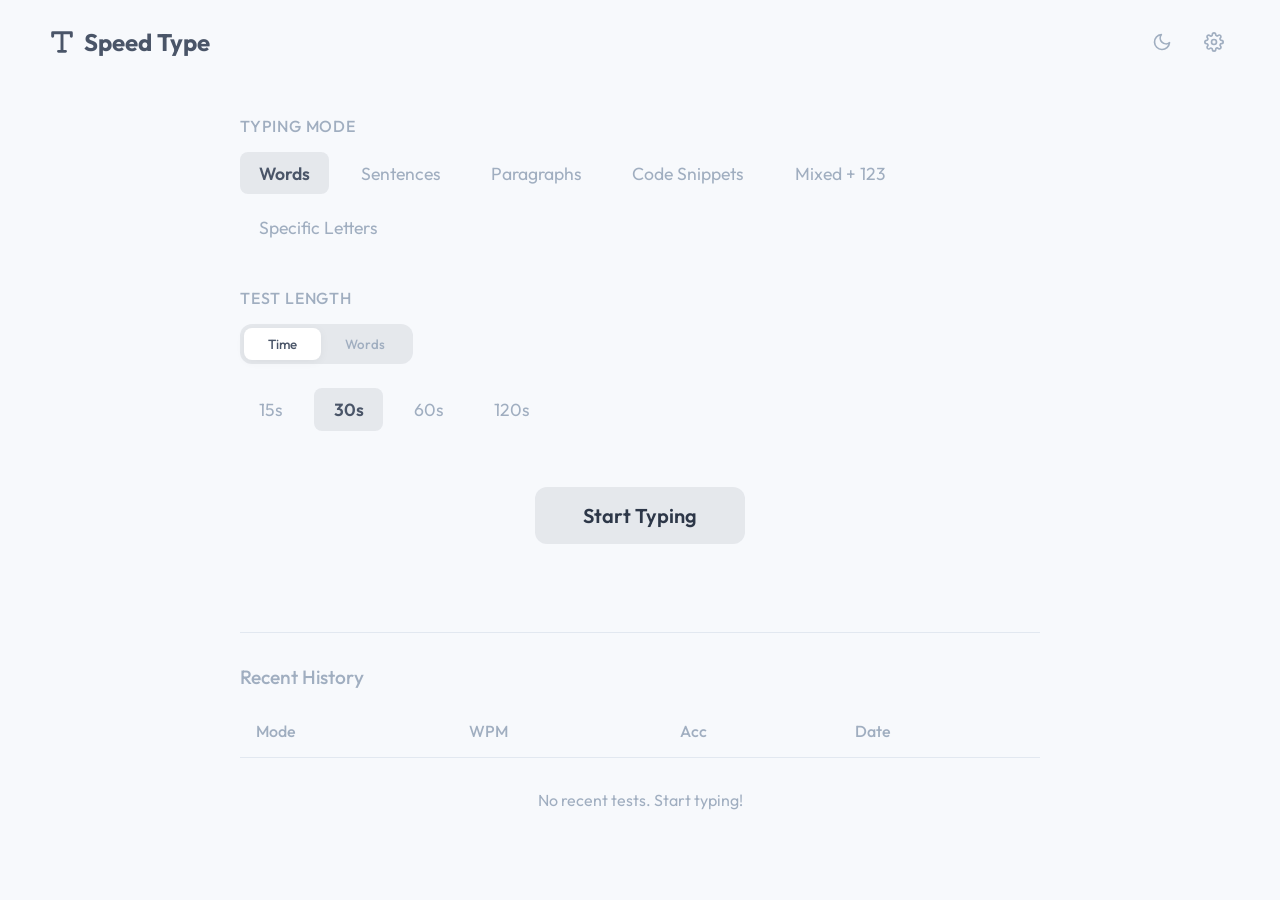
<file: index.html>
<!DOCTYPE html>
<html lang="en">

<head>
    <meta charset="UTF-8">
    <meta name="viewport" content="width=device-width, initial-scale=1.0">
    <title>Speed Type- Professional Typing Test</title>
    <meta name="description"
        content="Professional typing speed test. Track WPM, improve accuracy, and customize your experience.">
    <link rel="stylesheet" href="style.css">
    <link rel="preconnect" href="https://fonts.googleapis.com">
    <link rel="preconnect" href="https://fonts.gstatic.com" crossorigin>
    <!-- Preloading standard fonts -->
    <link
        href="https://fonts.googleapis.com/css2?family=Outfit:wght@300;400;500;600;700&family=JetBrains+Mono:wght@400;500&family=Fira+Code:wght@400;500&family=Source+Code+Pro:wght@400;500&display=swap"
        rel="stylesheet">
</head>

<body class="theme-light">
    <!-- Top Header -->
    <header class="app-header">
        <div class="logo" onclick="app.switchSection('config')">
            <svg xmlns="http://www.w3.org/2000/svg" width="28" height="28" viewBox="0 0 24 24" fill="none"
                stroke="currentColor" stroke-width="2.5" stroke-linecap="round" stroke-linejoin="round">
                <path d="M4 7V4h16v3M9 20h6M12 4v16" />
            </svg>
            <span>Speed Type</span>
        </div>
        <div class="header-actions">
            <button id="theme-toggle-btn" class="icon-btn" aria-label="Toggle Theme" title="Toggle Light/Dark">
                <svg xmlns="http://www.w3.org/2000/svg" width="20" height="20" viewBox="0 0 24 24" fill="none"
                    stroke="currentColor" stroke-width="2" stroke-linecap="round" stroke-linejoin="round"
                    class="moon-icon">
                    <path d="M21 12.79A9 9 0 1 1 11.21 3 7 7 0 0 0 21 12.79z"></path>
                </svg>
            </button>
            <button id="settings-btn" class="icon-btn" aria-label="Settings" title="Settings">
                <svg xmlns="http://www.w3.org/2000/svg" width="20" height="20" viewBox="0 0 24 24" fill="none"
                    stroke="currentColor" stroke-width="2" stroke-linecap="round" stroke-linejoin="round">
                    <circle cx="12" cy="12" r="3"></circle>
                    <path
                        d="M19.4 15a1.65 1.65 0 0 0 .33 1.82l.06.06a2 2 0 0 1 0 2.83 2 2 0 0 1-2.83 0l-.06-.06a1.65 1.65 0 0 0-1.82-.33 1.65 1.65 0 0 0-1 1.51V21a2 2 0 0 1-2 2 2 2 0 0 1-2-2v-.09A1.65 1.65 0 0 0 9 19.4a1.65 1.65 0 0 0-1.82.33l-.06.06a2 2 0 0 1-2.83 0 2 2 0 0 1 0-2.83l.06-.06a1.65 1.65 0 0 0 .33-1.82 1.65 1.65 0 0 0-1.51-1H3a2 2 0 0 1-2-2 2 2 0 0 1 2-2h.09A1.65 1.65 0 0 0 4.6 9a1.65 1.65 0 0 0-.33-1.82l-.06-.06a2 2 0 0 1 0-2.83 2 2 0 0 1 2.83 0l.06.06a1.65 1.65 0 0 0 1.82.33H9a1.65 1.65 0 0 0 1-1.51V3a2 2 0 0 1 2-2 2 2 0 0 1 2 2v.09a1.65 1.65 0 0 0 1 1.51 1.65 1.65 0 0 0 1.82-.33l.06-.06a2 2 0 0 1 2.83 0 2 2 0 0 1 0 2.83l-.06.06a1.65 1.65 0 0 0-.33 1.82V9a1.65 1.65 0 0 0 1.51 1H21a2 2 0 0 1 2 2 2 2 0 0 1-2 2h-.09a1.65 1.65 0 0 0-1.51 1z">
                    </path>
                </svg>
            </button>
        </div>
    </header>

    <div id="app-container">
        <!-- Settings Modal -->
        <div id="settings-modal" class="modal-overlay">
            <div class="modal-content">
                <div class="modal-header">
                    <h2>Settings</h2>
                    <button class="icon-btn close-modal" aria-label="Close">
                        <svg xmlns="http://www.w3.org/2000/svg" width="24" height="24" viewBox="0 0 24 24" fill="none"
                            stroke="currentColor" stroke-width="2" stroke-linecap="round" stroke-linejoin="round">
                            <line x1="18" y1="6" x2="6" y2="18"></line>
                            <line x1="6" y1="6" x2="18" y2="18"></line>
                        </svg>
                    </button>
                </div>
                <div class="modal-body">
                    <div class="setting-group">
                        <label>Theme</label>
                        <select id="theme-select" class="clean-select">
                            <option value="light">Light (Default)</option>
                            <option value="dark">Dark (Default)</option>
                            <option value="nord">Nord</option>
                            <option value="dracula">Dracula</option>
                            <option value="gruvbox">Gruvbox Dark</option>
                            <option value="solarized-light">Solarized Light</option>
                        </select>
                    </div>
                    <div class="setting-group">
                        <label>Typeface Font</label>
                        <select id="font-select" class="clean-select">
                            <option value="JetBrains Mono">JetBrains Mono</option>
                            <option value="Fira Code">Fira Code</option>
                            <option value="Source Code Pro">Source Code Pro</option>
                            <option value="Courier New">Courier New</option>
                        </select>
                    </div>
                    <div class="setting-group">
                        <label>Caret Style</label>
                        <select id="caret-select" class="clean-select">
                            <option value="line">Line |</option>
                            <option value="block">Block █</option>
                            <option value="underline">Underline _</option>
                        </select>
                    </div>
                    <div class="setting-group">
                        <label>Font Size</label>
                        <input type="range" id="font-size-slider" min="1.2" max="2.5" step="0.1" value="1.8">
                    </div>
                    <div class="setting-group checkbox-group">
                        <label>Smooth Caret</label>
                        <label class="switch">
                            <input type="checkbox" id="smooth-caret-toggle" checked>
                            <span class="slider round"></span>
                        </label>
                    </div>
                </div>
            </div>
        </div>

        <!-- Landing / Configuration Section -->
        <section id="config-section" class="active">
            <main class="config-container">
                <div class="config-group">
                    <h2>Typing Mode</h2>
                    <div class="options-grid" id="mode-options">
                        <button class="option-btn active" data-mode="small_words">Words</button>
                        <button class="option-btn" data-mode="sentence">Sentences</button>
                        <button class="option-btn" data-mode="paragraph">Paragraphs</button>
                        <button class="option-btn" data-mode="code">Code Snippets</button>
                        <button class="option-btn" data-mode="mixed_numbers">Mixed + 123</button>
                        <button class="option-btn" data-mode="custom_letters">Specific Letters</button>
                    </div>
                </div>

                <div class="config-group" id="custom-letters-input-group" style="display: none;">
                    <h2>Target Letters</h2>
                    <input type="text" id="custom-letters-input" class="clean-input" placeholder="e.g. asdfjkl"
                        maxlength="26" pattern="[a-zA-Z]+">
                </div>

                <div class="config-group" id="length-config-group">
                    <h2>Test Length</h2>
                    <div class="length-toggle">
                        <button class="toggle-btn active" data-type="time">Time</button>
                        <button class="toggle-btn" data-type="words">Words</button>
                    </div>

                    <div class="options-row" id="time-options">
                        <button class="option-btn" data-val="15">15s</button>
                        <button class="option-btn active" data-val="30">30s</button>
                        <button class="option-btn" data-val="60">60s</button>
                        <button class="option-btn" data-val="120">120s</button>
                    </div>

                    <div class="options-row" id="words-options" style="display: none;">
                        <button class="option-btn" data-val="10">10</button>
                        <button class="option-btn active" data-val="25">25</button>
                        <button class="option-btn" data-val="50">50</button>
                        <button class="option-btn" data-val="100">100</button>
                    </div>
                </div>

                <div class="action-row">
                    <button id="start-btn" class="primary-action">Start Typing</button>
                </div>

                <!-- History Preview -->
                <div class="history-preview">
                    <h2>Recent History</h2>
                    <div class="table-container">
                        <table id="history-table-preview">
                            <thead>
                                <tr>
                                    <th>Mode</th>
                                    <th>WPM</th>
                                    <th>Acc</th>
                                    <th>Date</th>
                                </tr>
                            </thead>
                            <tbody id="history-preview-body">
                                <tr>
                                    <td colspan="4" class="empty-state">No recent tests. Start typing!</td>
                                </tr>
                            </tbody>
                        </table>
                    </div>
                </div>
            </main>
        </section>

        <!-- Typing Interface Section -->
        <section id="typing-section">
            <header class="typing-header">
                <div class="live-stats">
                    <div class="stat"><span id="live-wpm">0</span> wpm</div>
                    <div class="stat"><span id="live-acc">100</span>%</div>
                </div>
                <div class="test-stats">
                    <span id="live-timer">30</span>
                </div>
            </header>

            <div class="typing-container">
                <div id="text-display" class="text-display caret-line">
                    <!-- Text to type will be injected here -->
                </div>
                <input type="text" id="hidden-input" autocomplete="off" autocorrect="off" autocapitalize="off"
                    spellcheck="false">
                <div class="restart-hint">Press <span>Tab</span> + <span>Enter</span> to restart</div>
            </div>
        </section>

        <!-- Results Section -->
        <section id="results-section">
            <div class="results-container">
                <h2>Test Completed</h2>
                <div class="stats-grid">
                    <div class="stat-card primary-stat">
                        <div class="stat-value" id="wpm-val">0</div>
                        <div class="stat-label">wpm</div>
                    </div>
                    <div class="stat-card primary-stat">
                        <div class="stat-value" id="acc-val">100%</div>
                        <div class="stat-label">accuracy</div>
                    </div>
                    <div class="stat-card secondary">
                        <div class="stat-value" id="raw-wpm-val">0</div>
                        <div class="stat-label">raw wpm</div>
                    </div>
                    <div class="stat-card secondary">
                        <div class="stat-value" id="err-val">0%</div>
                        <div class="stat-label">error rate</div>
                    </div>
                    <div class="stat-card secondary">
                        <div class="stat-value"><span id="correct-chars">0</span>/<span id="total-chars">0</span></div>
                        <div class="stat-label">chars (correct/total)</div>
                    </div>
                    <div class="stat-card secondary">
                        <div class="stat-value" id="time-val">0s</div>
                        <div class="stat-label">time taken</div>
                    </div>
                </div>

                <div class="results-actions">
                    <button id="next-test-btn" class="icon-action-btn tooltip" aria-label="Next test">
                        <svg xmlns="http://www.w3.org/2000/svg" width="24" height="24" viewBox="0 0 24 24" fill="none"
                            stroke="currentColor" stroke-width="2" stroke-linecap="round" stroke-linejoin="round">
                            <polyline points="9 18 15 12 9 6"></polyline>
                        </svg>
                        <span class="tooltip-text">Next Test</span>
                    </button>
                    <button id="restart-test-btn" class="icon-action-btn tooltip" aria-label="Restart test">
                        <svg xmlns="http://www.w3.org/2000/svg" width="24" height="24" viewBox="0 0 24 24" fill="none"
                            stroke="currentColor" stroke-width="2" stroke-linecap="round" stroke-linejoin="round">
                            <polyline points="1 4 1 10 7 10"></polyline>
                            <polyline points="23 20 23 14 17 14"></polyline>
                            <path d="M20.49 9A9 9 0 0 0 5.64 5.64L1 10m22 4l-4.64 4.36A9 9 0 0 1 3.51 15"></path>
                        </svg>
                        <span class="tooltip-text">Restart</span>
                    </button>
                    <button id="config-back-btn" class="icon-action-btn tooltip" aria-label="Configuration">
                        <svg xmlns="http://www.w3.org/2000/svg" width="24" height="24" viewBox="0 0 24 24" fill="none"
                            stroke="currentColor" stroke-width="2" stroke-linecap="round" stroke-linejoin="round">
                            <circle cx="12" cy="12" r="3"></circle>
                            <path
                                d="M19.4 15a1.65 1.65 0 0 0 .33 1.82l.06.06a2 2 0 0 1 0 2.83 2 2 0 0 1-2.83 0l-.06-.06a1.65 1.65 0 0 0-1.82-.33 1.65 1.65 0 0 0-1 1.51V21a2 2 0 0 1-2 2 2 2 0 0 1-2-2v-.09A1.65 1.65 0 0 0 9 19.4a1.65 1.65 0 0 0-1.82.33l-.06.06a2 2 0 0 1-2.83 0 2 2 0 0 1 0-2.83l.06-.06a1.65 1.65 0 0 0 .33-1.82 1.65 1.65 0 0 0-1.51-1H3a2 2 0 0 1-2-2 2 2 0 0 1 2-2h.09A1.65 1.65 0 0 0 4.6 9a1.65 1.65 0 0 0-.33-1.82l-.06-.06a2 2 0 0 1 0-2.83 2 2 0 0 1 2.83 0l.06.06a1.65 1.65 0 0 0 1.82.33H9a1.65 1.65 0 0 0 1-1.51V3a2 2 0 0 1 2-2 2 2 0 0 1 2 2v.09a1.65 1.65 0 0 0 1 1.51 1.65 1.65 0 0 0 1.82-.33l.06-.06a2 2 0 0 1 2.83 0 2 2 0 0 1 0 2.83l-.06.06a1.65 1.65 0 0 0-.33 1.82V9a1.65 1.65 0 0 0 1.51 1H21a2 2 0 0 1 2 2 2 2 0 0 1-2 2h-.09a1.65 1.65 0 0 0-1.51 1z">
                            </path>
                        </svg>
                        <span class="tooltip-text">Home</span>
                    </button>
                </div>
            </div>
        </section>
    </div>

    <script src="script.js"></script>
</body>

</html>
</file>
<file: style.css>
/* Theme Definitions */
:root {
    --font-ui: 'Outfit', sans-serif;
    --font-mono: 'JetBrains Mono', monospace;
    --caret-style: 2px solid var(--accent-color);
    --font-size: 1.8rem;
    --transition-speed: 0.2s;
}

/* Light Theme (Default) */
.theme-light {
    --bg-color: #f7f9fc;
    --surface-color: #ffffff;
    --text-primary: #2d3748;
    --text-secondary: #a0aec0;
    --accent-color: #4a5568;
    --accent-hover: #2d3748;
    --error-color: #e53e3e;
    --correct-color: #38a169;
    --highlight: rgba(74, 85, 104, 0.1);
    --border-color: #e2e8f0;
}

/* Dark Theme */
.theme-dark {
    --bg-color: #1a202c;
    --surface-color: #2d3748;
    --text-primary: #f7fafc;
    --text-secondary: #718096;
    --accent-color: #a0aec0;
    --accent-hover: #e2e8f0;
    --error-color: #fc8181;
    --correct-color: #68d391;
    --highlight: rgba(160, 174, 192, 0.15);
    --border-color: #4a5568;
}

/* Nord Theme */
.theme-nord {
    --bg-color: #2e3440;
    --surface-color: #3b4252;
    --text-primary: #eceff4;
    --text-secondary: #4c566a;
    --accent-color: #88c0d0;
    --accent-hover: #8fbcbb;
    --error-color: #bf616a;
    --correct-color: #a3be8c;
    --highlight: rgba(136, 192, 208, 0.15);
    --border-color: #434c5e;
}

/* Dracula Theme */
.theme-dracula {
    --bg-color: #282a36;
    --surface-color: #44475a;
    --text-primary: #f8f8f2;
    --text-secondary: #6272a4;
    --accent-color: #bd93f9;
    --accent-hover: #ff79c6;
    --error-color: #ff5555;
    --correct-color: #50fa7b;
    --highlight: rgba(189, 147, 249, 0.15);
    --border-color: #44475a;
}

/* Gruvbox Dark Theme */
.theme-gruvbox {
    --bg-color: #282828;
    --surface-color: #3c3836;
    --text-primary: #ebdbb2;
    --text-secondary: #928374;
    --accent-color: #fabd2f;
    --accent-hover: #fe8019;
    --error-color: #cc241d;
    --correct-color: #b8bb26;
    --highlight: rgba(250, 189, 47, 0.15);
    --border-color: #504945;
}

/* Solarized Light Theme */
.theme-solarized-light {
    --bg-color: #fdf6e3;
    --surface-color: #eee8d5;
    --text-primary: #657b83;
    --text-secondary: #93a1a1;
    --accent-color: #2aa198;
    --accent-hover: #268bd2;
    --error-color: #dc322f;
    --correct-color: #859900;
    --highlight: rgba(42, 161, 152, 0.15);
    --border-color: #eee8d5;
}

* { margin: 0; padding: 0; box-sizing: border-box; }

body {
    font-family: var(--font-ui);
    background-color: var(--bg-color);
    color: var(--text-primary);
    transition: background-color var(--transition-speed), color var(--transition-speed);
    min-height: 100vh;
    display: flex;
    flex-direction: column;
}

/* Header */
.app-header {
    display: flex;
    justify-content: space-between;
    align-items: center;
    padding: 1.5rem 3rem;
    background: transparent;
}

.logo {
    display: flex;
    align-items: center;
    gap: 0.5rem;
    font-size: 1.5rem;
    font-weight: 700;
    color: var(--accent-color);
    cursor: pointer;
}

.header-actions {
    display: flex;
    gap: 1rem;
}

.icon-btn {
    background: transparent;
    border: none;
    color: var(--text-secondary);
    cursor: pointer;
    padding: 0.5rem;
    border-radius: 8px;
    transition: all var(--transition-speed);
    display: flex;
    align-items: center;
    justify-content: center;
}

.icon-btn:hover {
    background-color: var(--highlight);
    color: var(--text-primary);
}

/* Layout */
#app-container {
    flex: 1;
    width: 100%;
    max-width: 1200px;
    margin: 0 auto;
    padding: 2rem 3rem;
    position: relative;
    display: flex;
    flex-direction: column;
}

section {
    display: none;
    animation: fadeIn 0.3s ease;
    flex: 1;
}

section.active {
    display: flex;
    flex-direction: column;
}

@keyframes fadeIn {
    from { opacity: 0; transform: translateY(10px); }
    to { opacity: 1; transform: translateY(0); }
}

/* Config Section */
.config-container {
    max-width: 800px;
    margin: 0 auto;
    width: 100%;
    display: flex;
    flex-direction: column;
    gap: 2.5rem;
}

.config-group {
    display: flex;
    flex-direction: column;
    gap: 1rem;
}

.config-group h2 {
    font-size: 1rem;
    font-weight: 500;
    color: var(--text-secondary);
    text-transform: uppercase;
    letter-spacing: 0.05em;
}

.options-grid, .options-row {
    display: flex;
    flex-wrap: wrap;
    gap: 0.75rem;
}

button {
    font-family: var(--font-ui);
}

.option-btn {
    background: transparent;
    border: none;
    font-size: 1.1rem;
    color: var(--text-secondary);
    padding: 0.6rem 1.2rem;
    border-radius: 8px;
    cursor: pointer;
    transition: all var(--transition-speed);
}

.option-btn:hover {
    color: var(--text-primary);
    background-color: var(--highlight);
}

.option-btn.active {
    color: var(--accent-color);
    background-color: var(--highlight);
    font-weight: 600;
}

.length-toggle {
    display: flex;
    background-color: var(--highlight);
    border-radius: 12px;
    padding: 0.25rem;
    width: fit-content;
    margin-bottom: 0.5rem;
}

.toggle-btn {
    background: transparent;
    border: none;
    padding: 0.5rem 1.5rem;
    border-radius: 8px;
    color: var(--text-secondary);
    font-weight: 500;
    cursor: pointer;
    transition: all var(--transition-speed);
}

.toggle-btn.active {
    background-color: var(--surface-color);
    color: var(--accent-color);
    box-shadow: 0 2px 10px rgba(0,0,0,0.05);
}

.clean-input {
    background: transparent;
    border: none;
    border-bottom: 2px solid var(--border-color);
    font-size: 1.5rem;
    font-family: var(--font-ui);
    padding: 0.5rem 0;
    color: var(--text-primary);
    outline: none;
    width: 100%;
    max-width: 300px;
    transition: border-color var(--transition-speed);
}

.clean-input:focus { border-bottom-color: var(--accent-color); }

.action-row {
    display: flex;
    justify-content: center;
    margin-top: 1rem;
}

.primary-action {
    background-color: var(--highlight);
    border: none;
    font-size: 1.25rem;
    color: var(--text-primary);
    padding: 1rem 3rem;
    border-radius: 12px;
    font-weight: 600;
    cursor: pointer;
    transition: all var(--transition-speed);
}

.primary-action:hover {
    background-color: var(--accent-color);
    color: var(--bg-color);
    transform: translateY(-2px);
}

/* History Preview */
.history-preview {
    margin-top: 3rem;
    padding-top: 2rem;
    border-top: 1px solid var(--border-color);
}

.history-preview h2 {
    font-size: 1.2rem;
    color: var(--text-secondary);
    margin-bottom: 1rem;
    font-weight: 500;
}

.table-container {
    overflow-x: auto;
}

table {
    width: 100%;
    border-collapse: collapse;
    text-align: left;
}

th {
    color: var(--text-secondary);
    font-weight: 500;
    padding: 1rem;
    border-bottom: 1px solid var(--border-color);
}

td {
    padding: 1rem;
    color: var(--text-primary);
    border-bottom: 1px solid var(--border-color);
}

tr:last-child td { border-bottom: none; }
.empty-state { text-align: center; color: var(--text-secondary); padding: 2rem; }

/* Typing Interface */
#typing-section {
    justify-content: center;
}

.typing-header {
    display: flex;
    justify-content: space-between;
    align-items: center;
    margin-bottom: 2rem;
    color: var(--accent-color);
    font-size: 1.5rem;
    font-weight: 600;
}

.live-stats {
    display: flex;
    gap: 2rem;
}

.typing-container {
    max-width: 1000px;
    margin: 0 auto;
    width: 100%;
    position: relative;
}

.text-display {
    font-family: var(--font-mono);
    font-size: var(--font-size);
    line-height: 1.6;
    color: var(--text-secondary);
    position: relative;
    user-select: none;
    transition: font-size 0.2s, font-family 0.2s;
    outline: none;
}

/* Support code formatting */
.text-display.code-mode {
    white-space: pre-wrap;
    text-align: left;
}

.word {
    display: inline-block;
    margin-right: 0.5em;
    border-bottom: 2px solid transparent;
}

.word.error-word {
    border-bottom-color: var(--error-color);
}

.letter {
    position: relative;
    transition: color 0.1s;
}

.letter.correct { color: var(--text-primary); }
.letter.incorrect { color: var(--error-color); }
.letter.extra { color: var(--error-color); opacity: 0.8; }

/* Caret Styles */
.caret-line .word.active .letter.active::before {
    content: '';
    position: absolute;
    left: 0;
    top: 10%;
    bottom: 10%;
    width: 2px;
    background-color: var(--accent-color);
    animation: blink 1s step-end infinite;
}

.caret-block .word.active .letter.active {
    background-color: var(--accent-color);
    color: var(--bg-color);
    animation: blink-bg 1s step-end infinite;
}

.caret-underline .word.active .letter.active::after {
    content: '';
    position: absolute;
    left: 0;
    right: 0;
    bottom: 0;
    height: 3px;
    background-color: var(--accent-color);
    animation: blink 1s step-end infinite;
}

/* End of word space caret */
.caret-line .word.active .letter.active-space::after {
    content: '';
    position: absolute;
    right: -0.25em;
    top: 10%;
    bottom: 10%;
    width: 2px;
    background-color: var(--accent-color);
    animation: blink 1s step-end infinite;
}

.caret-block .word.active .letter.active-space::after {
    content: '\00a0'; /* non-breaking space */
    position: absolute;
    right: -0.5em;
    width: 0.5em;
    background-color: var(--accent-color);
    animation: blink-bg 1s step-end infinite;
}

.caret-underline .word.active .letter.active-space::after {
    content: '';
    position: absolute;
    right: -0.5em;
    width: 0.5em;
    bottom: 0;
    height: 3px;
    background-color: var(--accent-color);
    animation: blink 1s step-end infinite;
}

/* Smooth Caret modifier */
.smooth-caret .letter::before, .smooth-caret .letter::after {
    transition: all 0.1s ease-out;
}

@keyframes blink { 0%, 100% { opacity: 1; } 50% { opacity: 0; } }
@keyframes blink-bg { 0%, 100% { background-color: var(--accent-color); color: var(--bg-color); } 50% { background-color: transparent; color: inherit; } }

#hidden-input {
    position: absolute;
    opacity: 0;
    z-index: -1;
    width: 1px;
    height: 1px;
}

.restart-hint {
    margin-top: 3rem;
    text-align: center;
    color: var(--text-secondary);
    font-size: 1rem;
    opacity: 0.7;
}

.restart-hint span {
    background-color: var(--highlight);
    padding: 0.2rem 0.5rem;
    border-radius: 4px;
    font-family: var(--font-mono);
    font-size: 0.9rem;
}

/* Results Section */
.results-container {
    max-width: 900px;
    margin: 0 auto;
    width: 100%;
}

.results-container h2 {
    font-size: 1.5rem;
    color: var(--text-secondary);
    margin-bottom: 2rem;
    font-weight: 500;
}

.stats-grid {
    display: grid;
    grid-template-columns: repeat(2, 1fr);
    gap: 2rem;
    margin-bottom: 3rem;
}

.stat-card {
    display: flex;
    flex-direction: column;
    gap: 0.5rem;
}

.stat-value {
    font-size: 2.5rem;
    font-weight: 600;
    color: var(--text-primary);
    line-height: 1;
}

.primary-stat .stat-value {
    font-size: 4.5rem;
    color: var(--accent-color);
}

.stat-label {
    font-size: 1rem;
    color: var(--text-secondary);
    text-transform: uppercase;
    letter-spacing: 0.05em;
}

.results-actions {
    display: flex;
    justify-content: center;
    gap: 1.5rem;
}

.icon-action-btn {
    color: var(--text-secondary);
    padding: 1rem;
    border-radius: 50%;
    background: transparent;
    border: none;
    cursor: pointer;
    transition: all 0.2s;
    display: flex;
    align-items: center;
    justify-content: center;
    position: relative;
}

.icon-action-btn:hover {
    color: var(--text-primary);
    background-color: var(--highlight);
    transform: translateY(-2px);
}

/* Tooltips */
.tooltip .tooltip-text {
    visibility: hidden;
    background-color: var(--surface-color);
    color: var(--text-primary);
    text-align: center;
    padding: 0.5rem;
    border-radius: 6px;
    position: absolute;
    z-index: 1;
    bottom: 125%;
    left: 50%;
    transform: translateX(-50%);
    opacity: 0;
    transition: opacity 0.3s;
    font-size: 0.875rem;
    white-space: nowrap;
    border: 1px solid var(--border-color);
    box-shadow: 0 4px 6px rgba(0,0,0,0.1);
}

.tooltip:hover .tooltip-text {
    visibility: visible;
    opacity: 1;
}

/* Modal */
.modal-overlay {
    position: fixed;
    top: 0; left: 0; right: 0; bottom: 0;
    background-color: rgba(0,0,0,0.5);
    display: none;
    justify-content: center;
    align-items: center;
    z-index: 1000;
    opacity: 0;
    transition: opacity 0.2s;
}

.modal-overlay.active {
    display: flex;
    opacity: 1;
}

.modal-content {
    background-color: var(--bg-color);
    padding: 2rem;
    border-radius: 16px;
    width: 90%;
    max-width: 500px;
    box-shadow: 0 20px 40px rgba(0,0,0,0.2);
    border: 1px solid var(--border-color);
    transform: translateY(20px);
    transition: transform 0.2s;
}

.modal-overlay.active .modal-content {
    transform: translateY(0);
}

.modal-header {
    display: flex;
    justify-content: space-between;
    align-items: center;
    margin-bottom: 2rem;
}

.modal-header h2 { font-size: 1.5rem; font-weight: 600; }

.setting-group {
    display: flex;
    justify-content: space-between;
    align-items: center;
    margin-bottom: 1.5rem;
    padding-bottom: 1rem;
    border-bottom: 1px solid var(--border-color);
}

.setting-group:last-child {
    border-bottom: none;
    margin-bottom: 0;
    padding-bottom: 0;
}

.clean-select {
    background-color: var(--surface-color);
    color: var(--text-primary);
    border: 1px solid var(--border-color);
    padding: 0.5rem 1rem;
    border-radius: 8px;
    font-family: var(--font-ui);
    font-size: 1rem;
    outline: none;
    cursor: pointer;
}

/* Switch */
.switch { position: relative; display: inline-block; width: 44px; height: 24px; }
.switch input { opacity: 0; width: 0; height: 0; }
.slider {
    position: absolute; cursor: pointer; top: 0; left: 0; right: 0; bottom: 0;
    background-color: var(--border-color); transition: .4s;
}
.slider:before {
    position: absolute; content: ""; height: 16px; width: 16px; left: 4px; bottom: 4px;
    background-color: white; transition: .4s;
}
input:checked + .slider { background-color: var(--accent-color); }
input:checked + .slider:before { transform: translateX(20px); }
.slider.round { border-radius: 24px; }
.slider.round:before { border-radius: 50%; }

/* Range Slider */
input[type=range] {
    -webkit-appearance: none;
    width: 150px;
    background: transparent;
}
input[type=range]::-webkit-slider-thumb {
    -webkit-appearance: none;
    height: 16px; width: 16px;
    border-radius: 50%;
    background: var(--accent-color);
    cursor: pointer;
    margin-top: -6px;
}
input[type=range]::-webkit-slider-runnable-track {
    width: 100%; height: 4px;
    cursor: pointer;
    background: var(--border-color);
    border-radius: 2px;
}

/* Responsive Breakpoints */
@media (max-width: 768px) {
    .app-header { padding: 1rem; }
    #app-container { padding: 1rem; }
    .stats-grid { grid-template-columns: 1fr; gap: 1.5rem; }
    .primary-stat .stat-value { font-size: 3.5rem; }
    .live-stats { display: none; /* hide on small screens */ }
}
</file>
